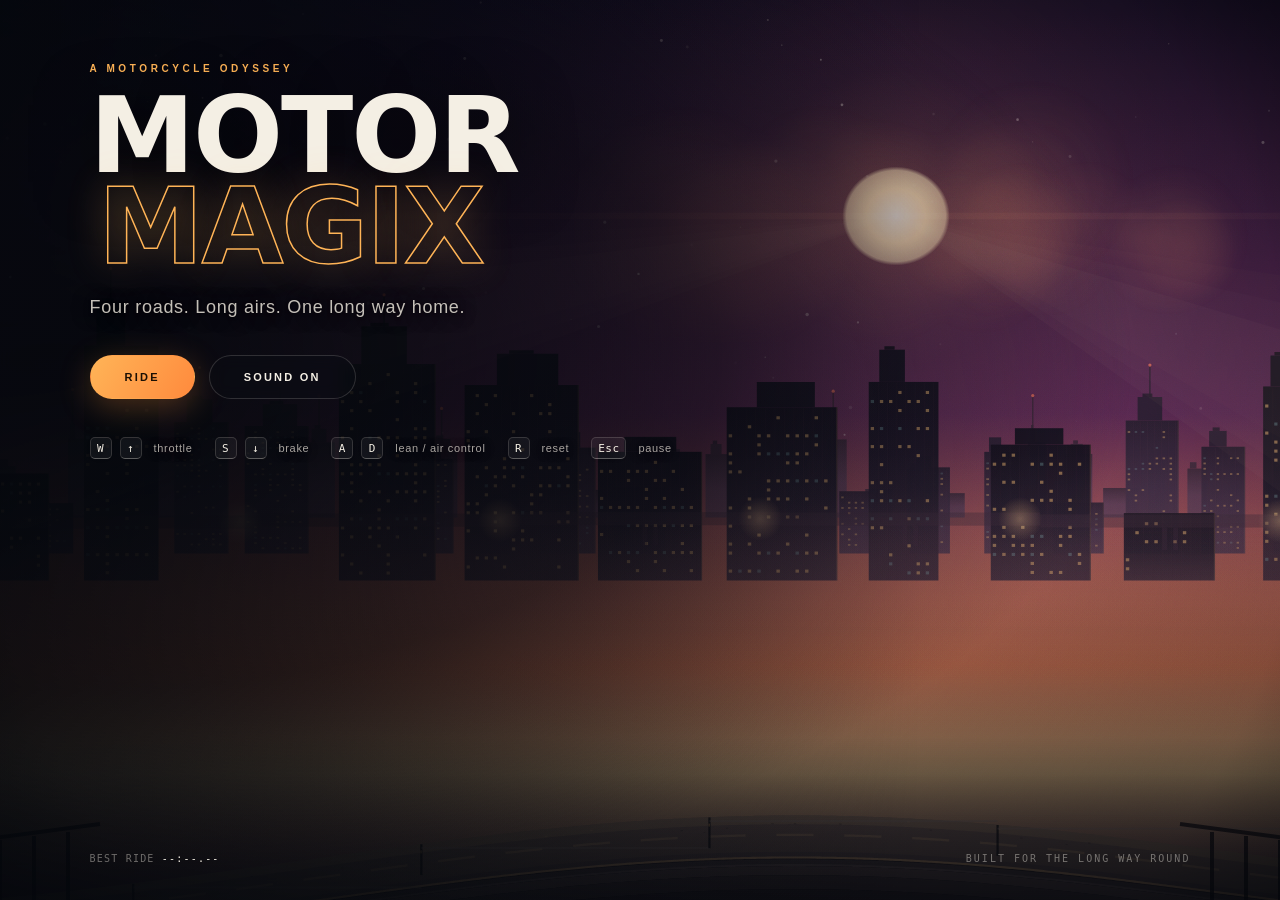
<file: index.html>
<!DOCTYPE html>
<html lang="en">
<head>
<meta charset="utf-8">
<meta name="viewport" content="width=device-width, initial-scale=1, maximum-scale=1, user-scalable=no, viewport-fit=cover">
<meta name="theme-color" content="#0b0e14">
<title>Motor Magix — A Motorcycle Odyssey</title>
<link rel="stylesheet" href="css/style.css">
</head>
<body>
<div id="app" class="state-title">

  <canvas id="scene" aria-label="Motorcycle game scene"></canvas>

  <!-- ============ HUD ============ -->
  <div id="hud" class="layer hud">
    <div class="hud-top">
      <div class="hud-run">
        <div class="hud-kicker" id="hud-level">NEON OVERPASS</div>
        <div class="hud-time" id="hud-time">00:00.00</div>
        <div class="hud-delta" id="hud-delta"></div>
      </div>

      <div class="hud-progress">
        <div class="progress-track">
          <div class="progress-fill" id="progress-fill"></div>
          <div class="progress-ticks" id="progress-ticks"></div>
          <div class="progress-bike" id="progress-bike"><span></span></div>
        </div>
        <div class="progress-labels">
          <span>START</span><span id="progress-pct">0%</span><span>FINISH</span>
        </div>
      </div>

      <div class="hud-best">
        <div class="hud-kicker">BEST</div>
        <div class="best-time" id="hud-best">--:--.--</div>
        <button class="icon-btn" id="btn-pause" title="Pause (Esc)">II</button>
      </div>
    </div>

    <div class="hud-bottom">
      <div class="speedo">
        <div class="speed-value"><span id="speed-num">0</span><span class="speed-unit">KM/H</span></div>
        <div class="speed-bar"><div id="speed-fill"></div></div>
      </div>
      <div class="air-stats">
        <div class="air-row"><span class="hud-kicker">TOTAL AIR</span><span id="air-total">0.0s</span></div>
        <div class="air-row"><span class="hud-kicker">BIGGEST</span><span id="air-best">0.0s</span></div>
      </div>
    </div>

    <div class="air-pop" id="air-pop"></div>
    <div class="toast" id="toast"></div>
    <div class="countdown" id="countdown"></div>
    <div class="wind-lines" id="wind-lines"></div>
  </div>

  <!-- ============ TOUCH ============ -->
  <div id="touch" class="layer touch">
    <div class="touch-pad touch-steer">
      <button class="tbtn" data-act="leanLeft" aria-label="Lean back">&#9650;</button>
      <button class="tbtn" data-act="leanRight" aria-label="Lean forward">&#9660;</button>
    </div>
    <div class="touch-pad touch-drive">
      <button class="tbtn brake" data-act="brake" aria-label="Brake">BRK</button>
      <button class="tbtn gas" data-act="throttle" aria-label="Throttle">GAS</button>
    </div>
    <button class="tbtn tbtn-small tbtn-top" data-act="pause" aria-label="Pause">II</button>
    <button class="tbtn tbtn-small tbtn-reset" data-act="reset" aria-label="Reset to checkpoint">R</button>
  </div>

  <!-- ============ SCREENS ============ -->
  <div id="screens" class="layer screens">

    <section class="screen" id="screen-title">
      <div class="title-scrim"></div>
      <div class="title-inner">
        <div class="title-kicker">A MOTORCYCLE ODYSSEY</div>
        <h1 class="game-title">
          <span>Motor</span><span class="title-accent">Magix</span>
        </h1>
        <p class="title-sub">Four roads. Long airs. One long way home.</p>
        <div class="title-actions">
          <button class="btn primary" id="btn-ride">RIDE</button>
          <button class="btn ghost" id="btn-sound" aria-label="Toggle sound">SOUND ON</button>
        </div>
        <div class="title-controls">
          <div><kbd>W</kbd><kbd>&uarr;</kbd><span>throttle</span></div>
          <div><kbd>S</kbd><kbd>&darr;</kbd><span>brake</span></div>
          <div><kbd>A</kbd><kbd>D</kbd><span>lean / air control</span></div>
          <div><kbd>R</kbd><span>reset</span></div>
          <div><kbd>Esc</kbd><span>pause</span></div>
        </div>
      </div>
      <div class="title-footer">
        <span>BEST RIDE <b id="title-best">--:--.--</b></span>
        <span class="title-credit">built for the long way round</span>
      </div>
    </section>

    <section class="screen" id="screen-select">
      <div class="select-inner">
        <header class="select-head">
          <button class="btn small ghost" id="btn-back-title">&larr; BACK</button>
          <div>
            <div class="title-kicker">THE ROADBOOK</div>
            <h2>CHOOSE YOUR ROAD</h2>
          </div>
          <div class="select-total"><span class="hud-kicker">TOTAL RIDE</span><span id="select-total">0:00</span></div>
        </header>
        <div class="cards" id="level-cards"></div>
        <footer class="select-foot">
          <span>Hold <kbd>W</kbd> to fly. Lean with <kbd>A</kbd>/<kbd>D</kbd> in the air.</span>
          <span>Beat your best time for the gold.</span>
        </footer>
      </div>
    </section>

    <section class="screen" id="screen-pause">
      <div class="panel pause-panel">
        <div class="title-kicker">TAKE A BREATH</div>
        <h2>PAUSED</h2>
        <div class="panel-actions">
          <button class="btn primary" id="btn-resume">RESUME</button>
          <button class="btn ghost" id="btn-restart">RESTART</button>
          <button class="btn ghost" id="btn-quit">ROADBOOK</button>
        </div>
        <div class="pause-meta"><span id="pause-time">00:00.00</span> · <span id="pause-level">NEON OVERPASS</span></div>
      </div>
    </section>

    <section class="screen" id="screen-results">
      <div class="panel results-panel">
        <div class="title-kicker" id="results-kicker">RIDE COMPLETE</div>
        <h2 id="results-title">NEON OVERPASS</h2>
        <div class="results-medal" id="results-medal"><span class="medal-disc"></span><span class="medal-label">GOLD</span></div>
        <div class="results-time" id="results-time">00:00.00</div>
        <div class="results-note" id="results-note">NEW PERSONAL BEST</div>
        <div class="results-grid">
          <div><span class="hud-kicker">BEST</span><b id="res-best">--:--.--</b></div>
          <div><span class="hud-kicker">TOTAL AIR</span><b id="res-air">0.0s</b></div>
          <div><span class="hud-kicker">BIGGEST AIR</span><b id="res-bigair">0.0s</b></div>
          <div><span class="hud-kicker">TOP SPEED</span><b id="res-speed">0 km/h</b></div>
        </div>
        <div class="panel-actions">
          <button class="btn primary" id="btn-next">NEXT ROAD</button>
          <button class="btn ghost" id="btn-retry">RIDE AGAIN</button>
          <button class="btn ghost" id="btn-results-quit">ROADBOOK</button>
        </div>
      </div>
    </section>

    <section class="screen" id="screen-rotate">
      <div class="rotate-inner">
        <div class="rotate-icon"></div>
        <div class="title-kicker">BETTER IN LANDSCAPE</div>
        <p>Turn your device sideways for the full view.</p>
        <button class="btn small ghost" id="btn-rotate-dismiss">PLAY ANYWAY</button>
      </div>
    </section>

  </div>

  <div id="debug" class="debug"></div>
  <div class="grain-overlay"></div>
</div>

<script src="js/util.js"></script>
<script src="js/input.js"></script>
<script src="js/terrain.js"></script>
<script src="js/levels.js"></script>
<script src="js/bike.js"></script>
<script src="js/audio.js"></script>
<script src="js/render.js"></script>
<script src="js/render-art.js"></script>
<script src="js/ui.js"></script>
<script src="js/main.js"></script>
</body>
</html>
</file>
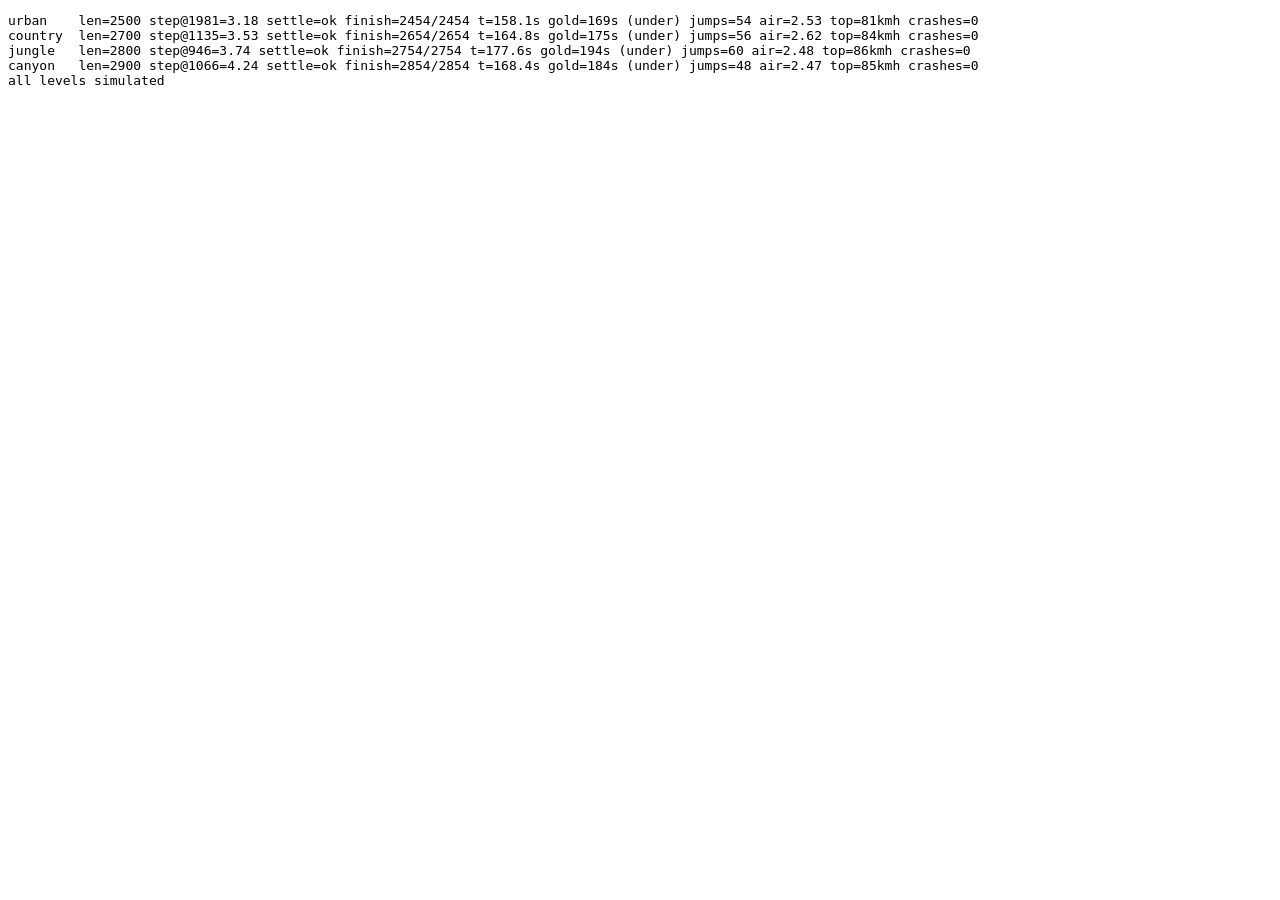
<file: tests/selftest.html>
<!DOCTYPE html>
<html>
<head><meta charset="utf-8"><title>LTT physics selftest</title></head>
<body>
<pre id="out">running</pre>
<script src="../js/util.js"></script>
<script src="../js/terrain.js"></script>
<script src="../js/levels.js"></script>
<script src="../js/bike.js"></script>
<script>
/* Headless physics harness: builds every road, checks terrain continuity,
   settles the bike, then runs full-throttle to the finish.
   Open directly or via the local server; read the <pre> block. */
(function () {
  const L = window.LTT;
  const out = [];
  const dt = 1 / 120;

  function log(s) { out.push(s); }

  try {
    for (let lv = 0; lv < L.LEVELS.length; lv++) {
      const level = L.LEVELS[lv];
      const track = L.createTrack(lv);

      /* terrain continuity + the biggest single surface step */
      let maxStep = 0, worstAt = 0, nan = false;
      let prev = track.heightAt(0);
      for (let x = 0.2; x < track.length; x += 0.2) {
        const h = track.heightAt(x);
        if (!isFinite(h)) { nan = true; break; }
        const d = Math.abs(h - prev);
        if (d > maxStep) { maxStep = d; worstAt = x; }
        prev = h;
      }

      const bike = new L.Bike(track);
      bike.resetAt(30);
      const settled = Math.abs(bike.y - track.heightAt(bike.x)) < 1.5 && !bike.crashed;

      let jumps = 0, maxAir = 0, crashes = 0, t = 0;
      for (let i = 0; i < 120 * 400; i++) {
        bike.update(dt, { throttle: 1, brake: 0, lean: 0 });
        t = i / 120;
        if (bike.justLanded) {
          jumps++;
          if (bike.lastAir > maxAir) maxAir = bike.lastAir;
        }
        if (!isFinite(bike.x) || !isFinite(bike.angle)) { nan = true; break; }
        if (bike.crashed) { crashes++; break; }
        if (bike.x > track.finishX) break;
      }

      log(
        level.id.padEnd(8) +
        ' len=' + level.length +
        ' step@' + worstAt.toFixed(0) + '=' + maxStep.toFixed(2) +
        ' settle=' + (settled ? 'ok' : 'BAD') +
        ' finish=' + bike.x.toFixed(0) + '/' + track.finishX.toFixed(0) +
        ' t=' + t.toFixed(1) + 's' +
        ' gold=' + level.targets.gold.toFixed(0) + 's' +
        (t < level.targets.gold ? ' (under)' : ' (over)') +
        ' jumps=' + jumps +
        ' air=' + maxAir.toFixed(2) +
        ' top=' + (bike.topSpeed * 3.6).toFixed(0) + 'kmh' +
        ' crashes=' + crashes +
        (nan ? ' NaN!' : '')
      );
    }
    log('all levels simulated');
  } catch (e) {
    log('ERROR ' + (e && e.stack ? e.stack : String(e)));
  }

  document.getElementById('out').textContent = out.join('\n');
  document.title = 'DONE';
})();
</script>
</body>
</html>
</file>
<file: css/style.css>
﻿/* ============================================================
   Motor Magix â€” interface
   ============================================================ */
:root{
  --ink:#070a10;
  --paper:#f4efe4;
  --muted:rgba(244,239,228,.56);
  --faint:rgba(244,239,228,.18);
  --line:rgba(244,239,228,.16);
  --glass:rgba(10,14,22,.55);
  --glass-strong:rgba(8,12,19,.82);
  --accent:#ffb457;
  --accent-2:#7ef0d2;
  --danger:#ff6b5e;
  --good:#8ef0b0;
  --font-display:"Bahnschrift","DIN Alternate","Franklin Gothic Medium","Segoe UI",system-ui,sans-serif;
  --font-ui:"Segoe UI","Helvetica Neue",Arial,system-ui,sans-serif;
  --font-mono:"Cascadia Mono","Consolas","SF Mono",monospace;
  --radius:18px;
}

*{box-sizing:border-box;margin:0;padding:0}
html,body{width:100%;height:100%;overflow:hidden;background:var(--ink)}
body{
  font-family:var(--font-ui);
  color:var(--paper);
  -webkit-font-smoothing:antialiased;
  user-select:none;
  -webkit-user-select:none;
  touch-action:none;
}
button{font:inherit;color:inherit;background:none;border:none;cursor:pointer;-webkit-tap-highlight-color:transparent}
kbd{
  font-family:var(--font-mono);font-size:11px;letter-spacing:.04em;
  display:inline-flex;align-items:center;justify-content:center;
  min-width:22px;height:22px;padding:0 6px;margin-right:3px;
  border:1px solid var(--line);border-bottom-color:rgba(244,239,228,.34);
  border-radius:5px;background:rgba(255,255,255,.05);color:var(--paper);
}

#app{position:fixed;inset:0;overflow:hidden;background:var(--ink)}
#scene{position:absolute;inset:0;width:100%;height:100%;display:block}

.layer{position:absolute;inset:0;pointer-events:none}
.screens{pointer-events:none;z-index:30}

/* subtle CSS film grain on top of the canvas */
.grain-overlay{
  position:absolute;inset:0;z-index:6;pointer-events:none;opacity:.16;
  background-image:url("data:image/svg+xml,%3Csvg xmlns='http://www.w3.org/2000/svg' width='160' height='160'%3E%3Cfilter id='n'%3E%3CfeTurbulence type='fractalNoise' baseFrequency='.85' numOctaves='2' stitchTiles='stitch'/%3E%3C/filter%3E%3Crect width='100%25' height='100%25' filter='url(%23n)' opacity='.5'/%3E%3C/svg%3E");
  mix-blend-mode:overlay;
}

/* ============================================================
   HUD
   ============================================================ */
.hud{opacity:0;transition:opacity .4s ease;z-index:12}
#app.state-playing .hud,
#app.state-countdown .hud{opacity:1}

.hud-top{
  position:absolute;top:0;left:0;right:0;
  display:grid;grid-template-columns:minmax(190px,1fr) minmax(280px,2.1fr) minmax(150px,1fr);
  gap:26px;align-items:start;padding:22px 30px;
  background:linear-gradient(180deg,rgba(4,7,12,.55),rgba(4,7,12,0));
}
.hud-kicker{
  font-family:var(--font-ui);font-size:10px;font-weight:700;
  letter-spacing:.22em;text-transform:uppercase;color:var(--muted);
}
.hud-level{font-size:11px;letter-spacing:.24em;font-weight:800;color:var(--accent);text-transform:uppercase;margin-bottom:4px}
.hud-time{
  font-family:var(--font-display);font-size:clamp(28px,3.3vw,44px);
  font-variant-numeric:tabular-nums;font-weight:800;letter-spacing:.01em;line-height:1;
  text-shadow:0 2px 24px rgba(0,0,0,.55);
}
.hud-delta{font-family:var(--font-mono);font-size:12px;margin-top:5px;min-height:16px;letter-spacing:.02em}
.hud-delta.good{color:var(--good)}
.hud-delta.bad{color:var(--danger)}
.hud-delta.neutral{color:var(--muted)}

.hud-progress{padding-top:8px}
.progress-track{
  position:relative;height:6px;border-radius:99px;
  background:rgba(244,239,228,.14);
  box-shadow:inset 0 1px 2px rgba(0,0,0,.5);
}
.progress-fill{
  position:absolute;inset:0 auto 0 0;width:0%;border-radius:99px;
  background:linear-gradient(90deg,var(--accent-2),var(--accent));
  box-shadow:0 0 16px rgba(255,180,87,.5);
  transition:width .12s linear;
}
.progress-ticks{position:absolute;inset:-3px 0;pointer-events:none}
.progress-ticks i{
  position:absolute;top:-3px;width:1px;height:12px;background:rgba(244,239,228,.42);
}
.progress-ticks i.hit{background:var(--accent-2);box-shadow:0 0 8px var(--accent-2)}
.progress-bike{
  position:absolute;top:50%;left:0;width:20px;height:20px;margin:-10px 0 0 -10px;
  border-radius:50%;background:radial-gradient(circle at 35% 30%,#fff,var(--accent) 55%,#7a3c00);
  border:2px solid rgba(10,14,22,.8);box-shadow:0 0 18px rgba(255,190,110,.9);
  transition:left .12s linear;
}
.progress-labels{display:flex;justify-content:space-between;margin-top:10px;font-family:var(--font-mono);font-size:9px;letter-spacing:.1em;color:var(--faint)}
.hud-progress .progress-labels span:nth-child(2){color:var(--muted)}

.hud-best{text-align:right;display:flex;flex-direction:column;align-items:flex-end;gap:4px}
.best-time{font-family:var(--font-mono);font-size:15px;letter-spacing:.02em;color:var(--paper)}
.icon-btn{
  pointer-events:auto;margin-top:8px;width:34px;height:34px;border-radius:50%;
  border:1px solid var(--line);background:rgba(8,12,19,.5);
  font-family:var(--font-mono);font-size:11px;letter-spacing:.06em;
  display:flex;align-items:center;justify-content:center;
  backdrop-filter:blur(8px);transition:.2s;
}
.icon-btn:hover{border-color:var(--accent);color:var(--accent)}

.hud-bottom{
  position:absolute;left:0;right:0;bottom:0;
  display:flex;justify-content:space-between;align-items:flex-end;
  padding:26px 30px;background:linear-gradient(0deg,rgba(4,7,12,.55),rgba(4,7,12,0));
}
.speedo{min-width:210px}
.speed-value{display:flex;align-items:baseline;gap:8px}
#speed-num{
  font-family:var(--font-display);font-weight:800;
  font-size:clamp(38px,4.4vw,60px);line-height:.9;
  font-variant-numeric:tabular-nums;letter-spacing:-.02em;
}
.speed-unit{font-size:10px;letter-spacing:.2em;color:var(--muted);font-weight:700}
.speed-bar{height:3px;width:180px;margin-top:10px;background:rgba(244,239,228,.16);border-radius:9px;overflow:hidden}
#speed-fill{height:100%;width:0%;background:linear-gradient(90deg,var(--accent-2),var(--accent));box-shadow:0 0 10px var(--accent)}

.air-stats{display:flex;gap:26px;text-align:right}
.air-row{display:flex;flex-direction:column;gap:4px;align-items:flex-end}
.air-row span:last-child{font-family:var(--font-mono);font-size:16px}

.air-pop{
  position:absolute;left:50%;top:24%;transform:translate(-50%,0) scale(.9);
  font-family:var(--font-display);font-size:clamp(30px,5vw,58px);font-weight:800;
  letter-spacing:.04em;color:#fff;text-shadow:0 4px 34px rgba(255,180,87,.65),0 0 8px rgba(0,0,0,.4);
  opacity:0;pointer-events:none;white-space:nowrap;text-align:center;
}
.air-pop .sub{display:block;font-family:var(--font-mono);font-size:12px;letter-spacing:.3em;color:var(--accent);margin-top:6px}
.air-pop.show{animation:airPop 1.6s cubic-bezier(.2,.9,.2,1) forwards}
.air-pop.live{opacity:1;transform:translate(-50%,0);font-size:clamp(24px,3.2vw,42px);animation:none;text-shadow:0 4px 24px rgba(0,0,0,.6)}
.air-pop.live .sub{font-size:11px}
@keyframes airPop{
  0%{opacity:0;transform:translate(-50%,18px) scale(.86)}
  14%{opacity:1;transform:translate(-50%,0) scale(1.04)}
  24%{transform:translate(-50%,0) scale(1)}
  75%{opacity:1}
  100%{opacity:0;transform:translate(-50%,-26px) scale(1)}
}

.toast{
  position:absolute;left:50%;bottom:20%;transform:translate(-50%,10px);
  padding:9px 18px;border-radius:99px;border:1px solid var(--line);
  background:rgba(8,12,19,.7);backdrop-filter:blur(10px);
  font-family:var(--font-mono);font-size:12px;letter-spacing:.08em;
  opacity:0;transition:.3s ease;white-space:nowrap;
}
.toast.show{opacity:1;transform:translate(-50%,0)}
.toast b{color:var(--accent);font-weight:600}
.toast .good{color:var(--good)}
.toast .bad{color:var(--danger)}

.countdown{
  position:absolute;inset:0;display:flex;align-items:center;justify-content:center;
  font-family:var(--font-display);font-weight:800;font-size:clamp(70px,14vw,180px);
  letter-spacing:.02em;color:#fff;text-shadow:0 8px 60px rgba(255,170,80,.5);
  opacity:0;
}
.countdown.tick{animation:countTick .85s ease-out}
@keyframes countTick{
  0%{opacity:0;transform:scale(1.35)}
  18%{opacity:1;transform:scale(1)}
  70%{opacity:1}
  100%{opacity:0;transform:scale(.92)}
}
.countdown.go{color:var(--accent);font-size:clamp(54px,9vw,110px);letter-spacing:.12em}

.wind-lines{position:absolute;inset:0;opacity:0;transition:opacity .5s;pointer-events:none;
  background:radial-gradient(ellipse at 50% 55%,transparent 45%,rgba(4,7,12,.5) 100%)}
#app.riding-fast .wind-lines{opacity:1}

/* ============================================================
   TOUCH CONTROLS
   ============================================================ */
.touch{display:none;z-index:14}
#app.touch-on.state-playing .touch,
#app.touch-on.state-countdown .touch{display:block}
#app.touch-on.state-playing .hud-bottom,
#app.touch-on.state-countdown .hud-bottom{padding-bottom:96px}
#app.touch-on.state-playing .air-stats,
#app.touch-on.state-countdown .air-stats{display:none}
.touch-pad{position:absolute;bottom:26px;display:flex;gap:14px;pointer-events:none}
.touch-steer{left:26px}
.touch-drive{right:26px}
.tbtn{
  pointer-events:auto;width:82px;height:82px;border-radius:50%;
  border:1px solid rgba(244,239,228,.28);
  background:rgba(10,14,22,.38);backdrop-filter:blur(10px);
  color:rgba(244,239,228,.8);font-family:var(--font-ui);font-size:13px;font-weight:800;letter-spacing:.12em;
  display:flex;align-items:center;justify-content:center;
  transition:transform .08s,background .12s,border-color .12s;
  touch-action:none;
}
.tbtn.pressed{background:rgba(255,180,87,.32);border-color:var(--accent);color:#fff;transform:scale(.94)}
.tbtn.gas{width:96px;height:96px;border-color:rgba(126,240,210,.35)}
.tbtn.brake{width:68px;height:68px;align-self:flex-end;border-color:rgba(255,107,94,.32)}
.tbtn-small{position:absolute;top:18px;width:38px;height:38px;font-size:11px;border-radius:50%}
.tbtn-top{right:18px;top:86px}
.tbtn-reset{right:64px;top:86px}
#app.touch-on .hud-best .icon-btn{display:none}

/* ============================================================
   SCREENS
   ============================================================ */
.screen{
  position:absolute;inset:0;display:flex;align-items:center;justify-content:center;
  opacity:0;pointer-events:none;transition:opacity .45s ease;visibility:hidden;
}
.screen.active{opacity:1;pointer-events:auto;visibility:visible}

/* title */
#screen-title{flex-direction:column;justify-content:space-between;align-items:stretch;padding:7vh 7vw 4vh}
.title-scrim{position:absolute;inset:0;z-index:-1;
  background:radial-gradient(125% 92% at 6% 40%,rgba(4,7,12,.9) 0%,rgba(4,7,12,.6) 40%,rgba(4,7,12,0) 66%),
             linear-gradient(90deg,rgba(4,7,12,.72) 0%,rgba(4,7,12,.3) 44%,rgba(4,7,12,0) 72%),
             linear-gradient(0deg,rgba(4,7,12,.78) 0%,rgba(4,7,12,0) 42%)}
.title-inner{max-width:720px}
.title-kicker{font-size:10px;font-weight:700;letter-spacing:.36em;color:var(--accent);text-transform:uppercase;margin-bottom:16px}
.game-title{
  font-family:var(--font-display);font-size:clamp(44px,8.4vw,106px);font-weight:800;
  line-height:.86;letter-spacing:-.02em;text-transform:uppercase;
  display:flex;flex-direction:column;gap:0;margin-bottom:22px;
  text-shadow:0 10px 60px rgba(0,0,0,.55);
}
.game-title span:nth-child(2){margin-left:.08em}
.game-title span:nth-child(3){margin-left:.2em}
.title-accent{color:transparent;-webkit-text-stroke:1.5px var(--accent);text-shadow:0 0 40px rgba(255,180,87,.22)}
.title-sub{font-size:clamp(14px,1.5vw,18px);color:rgba(244,239,228,.8);letter-spacing:.04em;margin-bottom:34px;max-width:460px;line-height:1.5;text-shadow:0 2px 18px rgba(4,7,12,.9),0 1px 3px rgba(4,7,12,.7)}
.title-actions{display:flex;gap:14px;align-items:center;margin-bottom:38px;flex-wrap:wrap}

.btn{
  pointer-events:auto;position:relative;
  padding:15px 34px;border-radius:99px;border:1px solid var(--line);
  font-size:11px;font-weight:800;letter-spacing:.2em;text-transform:uppercase;
  background:rgba(10,14,22,.4);backdrop-filter:blur(8px);
  transition:transform .16s ease,border-color .2s,background .2s,color .2s;
}
.btn:hover{transform:translateY(-1px);border-color:rgba(244,239,228,.5)}
.btn:active{transform:translateY(0) scale(.98)}
.btn.primary{
  background:linear-gradient(120deg,var(--accent),#ff8a3d);
  border-color:transparent;color:#1a0f03;
  box-shadow:0 8px 32px rgba(255,150,60,.28);
}
.btn.primary:hover{box-shadow:0 12px 40px rgba(255,150,60,.44);color:#120a02}
.btn.ghost{color:var(--paper)}
.btn.small{padding:9px 18px;font-size:9.5px;letter-spacing:.16em}
.btn:disabled{opacity:.35;pointer-events:none}

.title-controls{display:flex;gap:22px;flex-wrap:wrap;font-size:11px;color:rgba(244,239,228,.68);letter-spacing:.06em;text-shadow:0 1px 10px rgba(4,7,12,.85)}
.title-controls div{display:flex;align-items:center;gap:5px}
.title-controls span{margin-left:4px}
.title-footer{display:flex;justify-content:space-between;align-items:center;font-family:var(--font-mono);font-size:10px;letter-spacing:.12em;color:rgba(244,239,228,.42)}
.title-footer b{color:var(--paper);font-weight:500}
.title-credit{letter-spacing:.2em;text-transform:uppercase}

/* select */
#screen-select{padding:4vh 4vw;align-items:stretch}
.select-inner{width:100%;max-width:1380px;margin:auto;display:flex;flex-direction:column;gap:26px}
.select-head{display:flex;justify-content:space-between;align-items:flex-end;gap:24px}
.select-head h2,.panel h2{font-family:var(--font-display);font-size:clamp(28px,4vw,52px);font-weight:800;letter-spacing:.01em;text-transform:uppercase;line-height:1}
.select-head .title-kicker{margin-bottom:10px}
.select-total{text-align:right;display:flex;flex-direction:column;gap:6px}
.select-total span:last-child{font-family:var(--font-mono);font-size:20px}
.cards{display:grid;grid-template-columns:repeat(4,1fr);gap:18px;flex:1;align-content:center}
.card{
  pointer-events:auto;position:relative;display:flex;flex-direction:column;text-align:left;
  border:1px solid var(--line);border-radius:var(--radius);overflow:hidden;
  background:rgba(9,13,20,.5);backdrop-filter:blur(12px);
  transition:transform .25s cubic-bezier(.2,.9,.2,1),border-color .25s,box-shadow .25s;
  min-height:300px;
}
.card:hover{transform:translateY(-6px);border-color:rgba(244,239,228,.42);box-shadow:0 24px 60px rgba(0,0,0,.45)}
.card-art{position:relative;height:44%;min-height:132px;overflow:hidden;background:var(--sky)}
.card-art .sun{position:absolute;left:66%;top:34%;width:38px;height:38px;border-radius:50%;background:var(--sun);box-shadow:0 0 50px 14px var(--glow);opacity:.9}
.card-art .ridge{position:absolute;left:-10%;right:-10%;bottom:-5%;height:62%;background:var(--land);clip-path:polygon(0 74%,12% 62%,24% 70%,38% 48%,52% 64%,64% 44%,78% 58%,90% 40%,100% 52%,100% 100%,0 100%)}
.card-art .ridge.back{height:74%;bottom:10%;background:var(--land-back);opacity:.72;filter:blur(1px)}
.card-art .haze{position:absolute;inset:auto 0 0 0;height:60%;background:linear-gradient(0deg,var(--haze),transparent)}
.card-body{padding:16px 18px 18px;display:flex;flex-direction:column;flex:1;gap:6px}
.card-no{font-family:var(--font-mono);font-size:9px;letter-spacing:.24em;color:var(--accent)}
.card h3{font-family:var(--font-display);font-size:19px;font-weight:800;letter-spacing:.03em;text-transform:uppercase;line-height:1.05}
.card-place{font-size:10px;letter-spacing:.16em;text-transform:uppercase;color:var(--muted)}
.card-blurb{font-size:11.5px;line-height:1.45;color:var(--muted);margin-top:6px;flex:1}
.card-foot{display:flex;justify-content:space-between;align-items:center;margin-top:10px;font-family:var(--font-mono);font-size:11px;color:var(--muted)}
.card-foot .medal{width:14px;height:14px;border-radius:50%;background:var(--medal,transparent);box-shadow:0 0 12px var(--medal,transparent);border:1px solid var(--line)}
.card.locked{filter:saturate(.2) brightness(.6)}
.card.locked::after{
  content:"COMPLETE THE FIRST THREE RIDES";
  position:absolute;inset:0;display:flex;align-items:center;justify-content:center;
  background:rgba(4,7,12,.7);backdrop-filter:blur(5px);
  font-family:var(--font-mono);font-size:9px;letter-spacing:.16em;text-align:center;padding:20px;line-height:1.7;
  color:var(--muted);
}
.card .card-best{color:var(--paper)}
.select-foot{display:flex;justify-content:space-between;font-size:11px;color:var(--faint);letter-spacing:.05em;flex-wrap:wrap;gap:10px}

/* panels (pause/results) */
#screen-pause,#screen-results{background:rgba(4,7,12,.42);backdrop-filter:blur(6px)}
.panel{
  width:min(560px,92vw);max-height:92vh;overflow:auto;
  border:1px solid var(--line);border-radius:24px;
  background:linear-gradient(160deg,rgba(17,23,35,.92),rgba(7,10,16,.94));
  padding:38px 38px 32px;text-align:center;
  box-shadow:0 40px 120px rgba(0,0,0,.65);
}
.panel h2{margin-bottom:8px}
.panel-actions{display:flex;gap:10px;justify-content:center;flex-wrap:wrap;margin-top:26px}
.pause-meta{margin-top:24px;font-family:var(--font-mono);font-size:11px;color:var(--faint);letter-spacing:.08em}
.pause-panel .title-kicker{color:var(--accent)}

.results-medal{display:flex;align-items:center;justify-content:center;gap:12px;margin:18px 0 6px}
.medal-disc{
  width:52px;height:52px;border-radius:50%;
  background:conic-gradient(from 210deg,#fff5cf,#e8a93c 30%,#8a5210 55%,#ffe6a3 75%,#c88a25);
  box-shadow:0 0 40px rgba(255,190,90,.4),inset 0 0 12px rgba(255,255,255,.5);
  position:relative;
}
.medal-disc::after{content:"";position:absolute;inset:9px;border-radius:50%;border:1px solid rgba(60,30,0,.4)}
.results-medal.silver .medal-disc{background:conic-gradient(from 210deg,#fff,#b9c4cf 30%,#5b6874 55%,#eef4f8 75%,#8c9aa8);box-shadow:0 0 36px rgba(200,220,235,.3),inset 0 0 12px rgba(255,255,255,.5)}
.results-medal.bronze .medal-disc{background:conic-gradient(from 210deg,#ffd8b4,#b76d35 30%,#5d3217 55%,#f2b98a 75%,#8d5027);box-shadow:0 0 36px rgba(210,130,70,.3),inset 0 0 12px rgba(255,255,255,.35)}
.results-medal.none .medal-disc{background:rgba(255,255,255,.06);box-shadow:none;border:1px solid var(--line)}
.medal-label{font-size:11px;letter-spacing:.3em;font-weight:800;color:var(--muted)}
.results-time{font-family:var(--font-display);font-size:clamp(46px,8vw,76px);font-weight:800;line-height:1;font-variant-numeric:tabular-nums;letter-spacing:-.01em;margin-top:12px}
.results-note{font-family:var(--font-mono);font-size:11px;letter-spacing:.18em;color:var(--accent);margin-top:8px;min-height:16px}
.results-note.dim{color:var(--faint)}
.results-grid{display:grid;grid-template-columns:repeat(4,1fr);gap:1px;margin-top:28px;border:1px solid var(--line);border-radius:14px;overflow:hidden;background:var(--line)}
.results-grid>div{background:rgba(9,13,20,.9);padding:14px 8px;display:flex;flex-direction:column;gap:6px}
.results-grid b{font-family:var(--font-mono);font-size:13px;font-weight:500}

/* rotate hint */
#screen-rotate{background:rgba(4,7,12,.94);display:none}
#app.portrait.nudge #screen-rotate{display:flex}
.rotate-inner{text-align:center;display:flex;flex-direction:column;align-items:center;gap:14px;padding:30px}
.rotate-inner p{color:var(--muted);font-size:13px;margin-bottom:8px}
.rotate-icon{width:56px;height:88px;border:1.5px solid var(--accent);border-radius:8px;animation:rotateNudge 2s ease-in-out infinite}
@keyframes rotateNudge{0%,100%{transform:rotate(0)}50%{transform:rotate(90deg)}}

/* debug */
.debug{
  position:absolute;left:10px;bottom:10px;z-index:40;pointer-events:none;
  font-family:var(--font-mono);font-size:10px;line-height:1.5;color:rgba(255,255,255,.5);
  background:rgba(0,0,0,.3);padding:8px 10px;border-radius:6px;white-space:pre;display:none;
}
#app.debug-on .debug{display:block}

/* ============================================================
   RESPONSIVE
   ============================================================ */
@media (max-width:1100px){
  .cards{grid-template-columns:repeat(2,1fr)}
  .select-inner{height:100%;overflow:auto;padding-bottom:20px}
  .card{min-height:240px}
  .hud-top{grid-template-columns:1fr 1.4fr .8fr;gap:14px;padding:16px 18px}
}
@media (max-width:760px){
  .title-controls{display:none}
  .title-inner{max-width:none}
  .title-footer{font-size:8px}
  .hud-top{grid-template-columns:1fr auto;gap:10px;padding:12px 14px}
  .hud-progress{grid-column:1/-1;grid-row:2;padding-top:2px}
  .hud-best{grid-row:1}
  .hud-time{font-size:30px}
  .hud-bottom{padding:16px 18px 18px}
  .best-time{font-size:12px}
  .hud-bottom .air-stats{display:none}
  .speedo{min-width:0}
  #speed-num{font-size:36px}
  .speed-bar{width:120px}
  .panel{padding:28px 20px 24px}
  .results-grid{grid-template-columns:repeat(2,1fr)}
  .select-head{flex-wrap:wrap}
  .select-total{display:none}
  .cards{grid-template-columns:1fr}
  #screen-select{padding:3vh 5vw}
  .title-actions{gap:10px}
  .btn{padding:13px 24px}
  .title-actions .btn{font-size:10px}
  .game-title{font-size:clamp(38px,13vw,72px)}
  .air-stats{display:none}
  .touch-on .hud-bottom{padding-bottom:110px}
}
@media (hover:none) and (pointer:coarse){
  #app.touch-on .hud-best .icon-btn{display:none}
}
</file>
